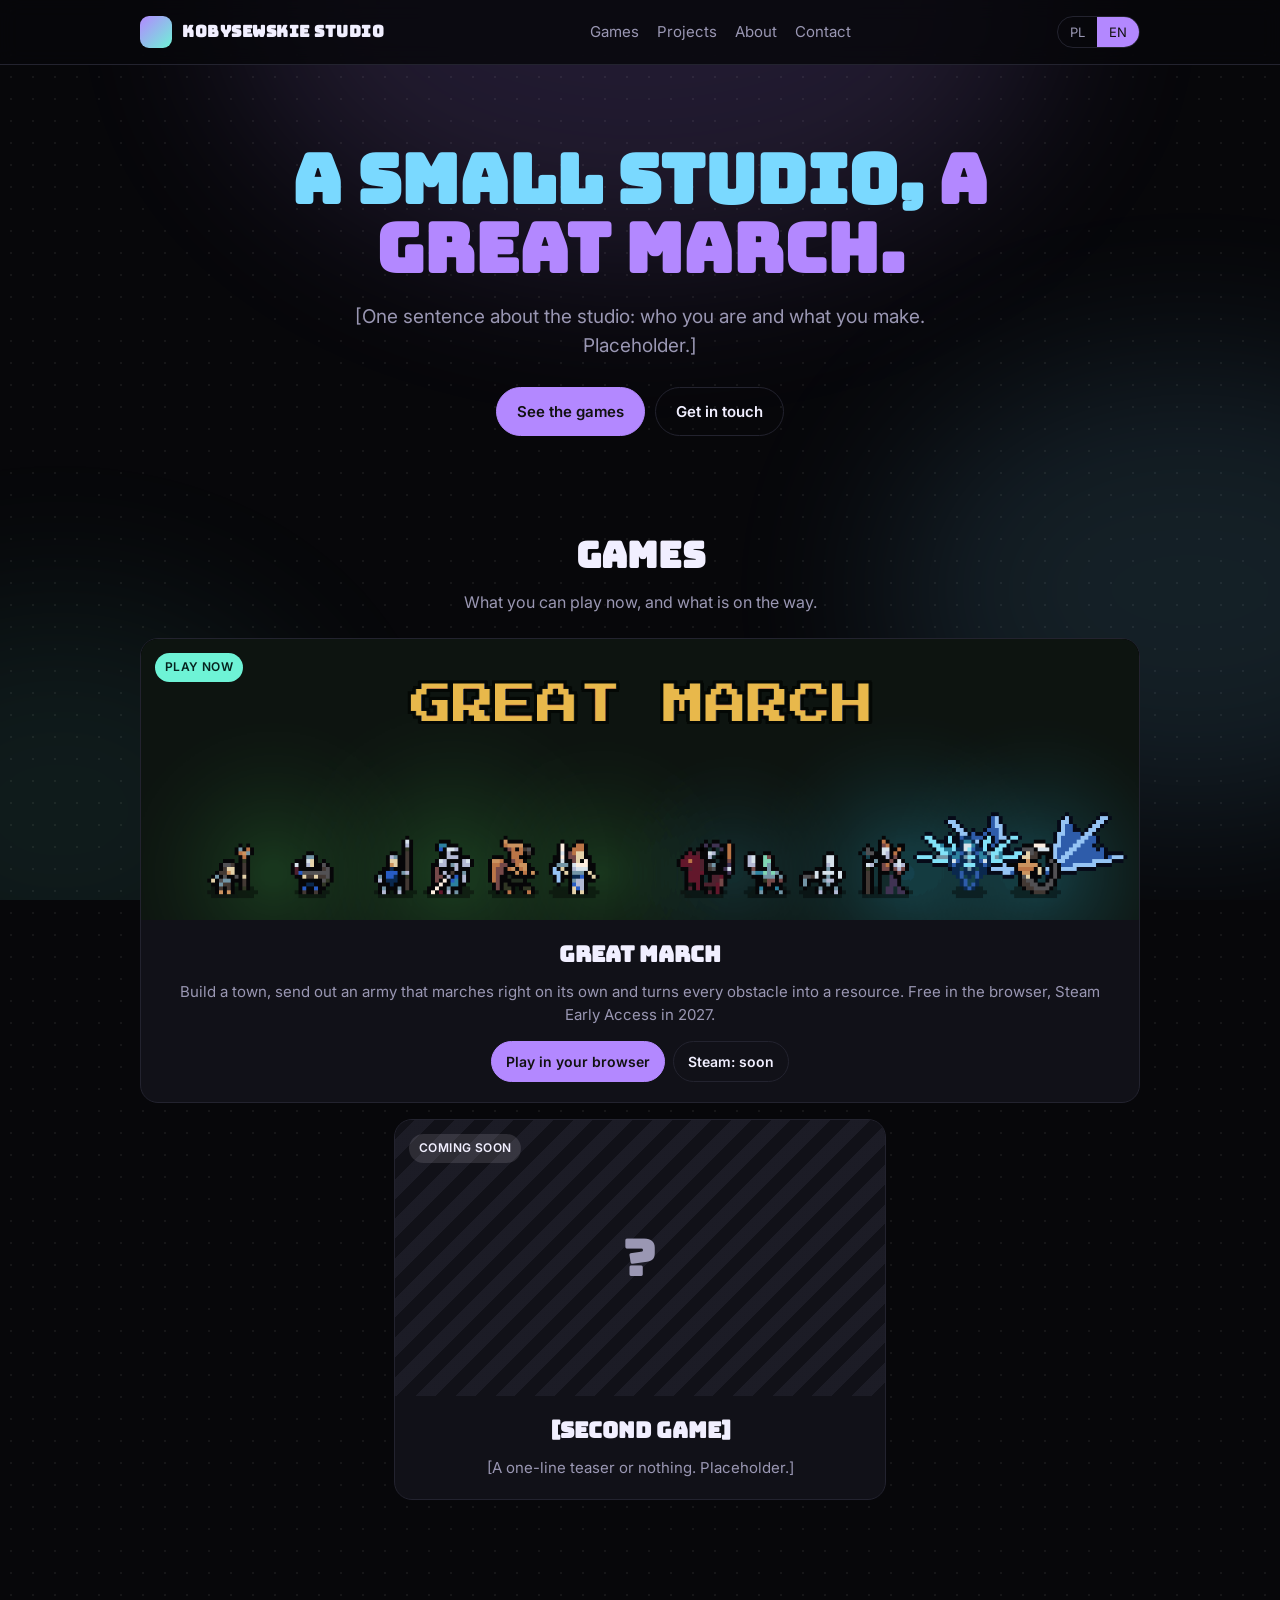
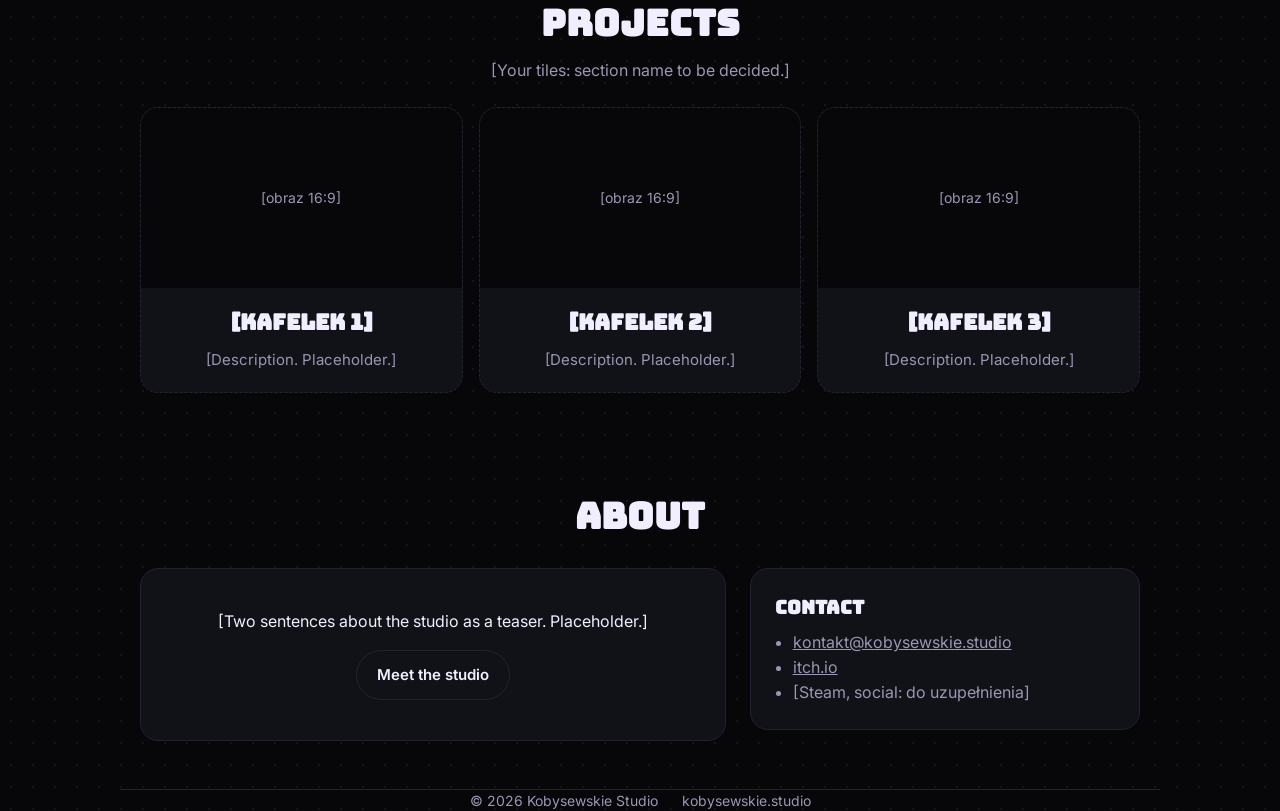
<file: index.html>
<!doctype html>
<html lang="pl" data-ui="pl">
<head>
<meta charset="utf-8">
<meta name="viewport" content="width=device-width, initial-scale=1">
<title>Kobysewskie Studio</title>
<meta name="description" content="Kobysewskie Studio: gry i projekty. Great March, kolejna gra wkrótce.">
<link rel="preconnect" href="https://fonts.googleapis.com">
<link href="https://fonts.googleapis.com/css2?family=Bungee&family=Inter:wght@400;500;600&display=swap" rel="stylesheet">
<link rel="stylesheet" href="style.css">
</head>
<body>
<div class="glow"><i class="g1"></i><i class="g2"></i><i class="g3"></i></div>
<header><div class="wrap bar">
  <a class="logo" href="#"><span class="mark"></span>Kobysewskie Studio</a>
  <nav>
    <a href="#games"><span data-lang="pl">Gry</span><span data-lang="en">Games</span></a>
    <a href="#projects"><span data-lang="pl">Projekty</span><span data-lang="en">Projects</span></a>
    <a href="about.html"><span data-lang="pl">O nas</span><span data-lang="en">About</span></a>
    <a href="#contact"><span data-lang="pl">Kontakt</span><span data-lang="en">Contact</span></a>
  </nav>
  <div class="lang"><button data-set="pl">PL</button><button data-set="en">EN</button></div>
</div></header>

<main class="wrap">
  <section class="hero">
    <h1><span data-lang="pl">Małe studio, <em>wielki marsz.</em></span><span data-lang="en">A small studio, <em>a great march.</em></span></h1>
    <p data-lang="pl">[Jedno zdanie o studiu: kim jesteście i co robicie. Tekst zastępczy.]</p>
    <p data-lang="en">[One sentence about the studio: who you are and what you make. Placeholder.]</p>
    <div class="row">
      <a class="btn primary" href="#games"><span data-lang="pl">Zobacz gry</span><span data-lang="en">See the games</span></a>
      <a class="btn ghost" href="#contact"><span data-lang="pl">Napisz do nas</span><span data-lang="en">Get in touch</span></a>
    </div>
  </section>

  <section id="games">
    <div class="head"><h2><span data-lang="pl">Gry</span><span data-lang="en">Games</span></h2><p data-lang="pl">To, w co można już grać, i to, co w drodze.</p><p data-lang="en">What you can play now, and what is on the way.</p></div>
    <div class="grid">
      <article class="tile wide">
        <span class="badge"><span data-lang="pl">Graj teraz</span><span data-lang="en">Play now</span></span>
        <div class="media"><img src="assets/banner.gif" alt="Great March"></div>
        <div class="body">
          <h3>Great March</h3>
          <p data-lang="pl">Budujesz miasto, wysyłasz armię, która sama maszeruje w prawo i zamienia każdą przeszkodę w surowiec. Darmowa wersja przeglądarkowa, Steam we wczesnym dostępie w 2027.</p>
          <p data-lang="en">Build a town, send out an army that marches right on its own and turns every obstacle into a resource. Free in the browser, Steam Early Access in 2027.</p>
          <div class="actions">
            <a class="btn primary" href="https://dudek.itch.io/great-march"><span data-lang="pl">Zagraj w przeglądarce</span><span data-lang="en">Play in your browser</span></a>
            <span class="btn ghost" aria-disabled="true"><span data-lang="pl">Steam: wkrótce</span><span data-lang="en">Steam: soon</span></span>
          </div>
        </div>
      </article>
      <article class="tile soon" style="grid-column: 4 / span 6;">
        <span class="badge soft">Coming soon</span>
        <div class="media"><span>?</span></div>
        <div class="body">
          <h3><span data-lang="pl">[Druga gra]</span><span data-lang="en">[Second game]</span></h3>
          <p data-lang="pl">[Jedno zdanie zapowiedzi albo nic. Tekst zastępczy.]</p>
          <p data-lang="en">[A one-line teaser or nothing. Placeholder.]</p>
        </div>
      </article>
    </div>
  </section>

  <section id="projects">
    <div class="head"><h2><span data-lang="pl">Projekty</span><span data-lang="en">Projects</span></h2><p data-lang="pl">[Twoje kafelki: nazwa sekcji do ustalenia.]</p><p data-lang="en">[Your tiles: section name to be decided.]</p></div>
    <div class="grid">
      <article class="tile placeholder"><div class="media">[obraz 16:9]</div><div class="body"><h3>[Kafelek 1]</h3><p data-lang="pl">[Opis. Tekst zastępczy.]</p><p data-lang="en">[Description. Placeholder.]</p></div></article>
      <article class="tile placeholder"><div class="media">[obraz 16:9]</div><div class="body"><h3>[Kafelek 2]</h3><p data-lang="pl">[Opis. Tekst zastępczy.]</p><p data-lang="en">[Description. Placeholder.]</p></div></article>
      <article class="tile placeholder"><div class="media">[obraz 16:9]</div><div class="body"><h3>[Kafelek 3]</h3><p data-lang="pl">[Opis. Tekst zastępczy.]</p><p data-lang="en">[Description. Placeholder.]</p></div></article>
    </div>
  </section>

  <section id="about">
    <div class="head"><h2><span data-lang="pl">O nas</span><span data-lang="en">About</span></h2></div>
    <div class="about">
      <div class="card teaser">
        <p data-lang="pl">[Dwa zdania o studiu jako zajawka. Tekst zastępczy.]</p>
        <p data-lang="en">[Two sentences about the studio as a teaser. Placeholder.]</p>
        <p><a class="btn ghost" href="about.html"><span data-lang="pl">Poznaj nas bliżej</span><span data-lang="en">Meet the studio</span></a></p>
      </div>
      <div class="card" id="contact">
        <h3 style="margin:0 0 8px;font-family:var(--font-display)"><span data-lang="pl">Kontakt</span><span data-lang="en">Contact</span></h3>
        <ul>
          <li><a href="mailto:kontakt@kobysewskie.studio">kontakt@kobysewskie.studio</a></li>
          <li><a href="https://dudek.itch.io/great-march">itch.io</a></li>
          <li>[Steam, social: do uzupełnienia]</li>
        </ul>
      </div>
    </div>
  </section>
</main>

<footer class="wrap">
  <div>© 2026 Kobysewskie Studio</div>
  <div>kobysewskie.studio</div>
</footer>

<script src="site.js"></script>
</body>
</html>
</file>
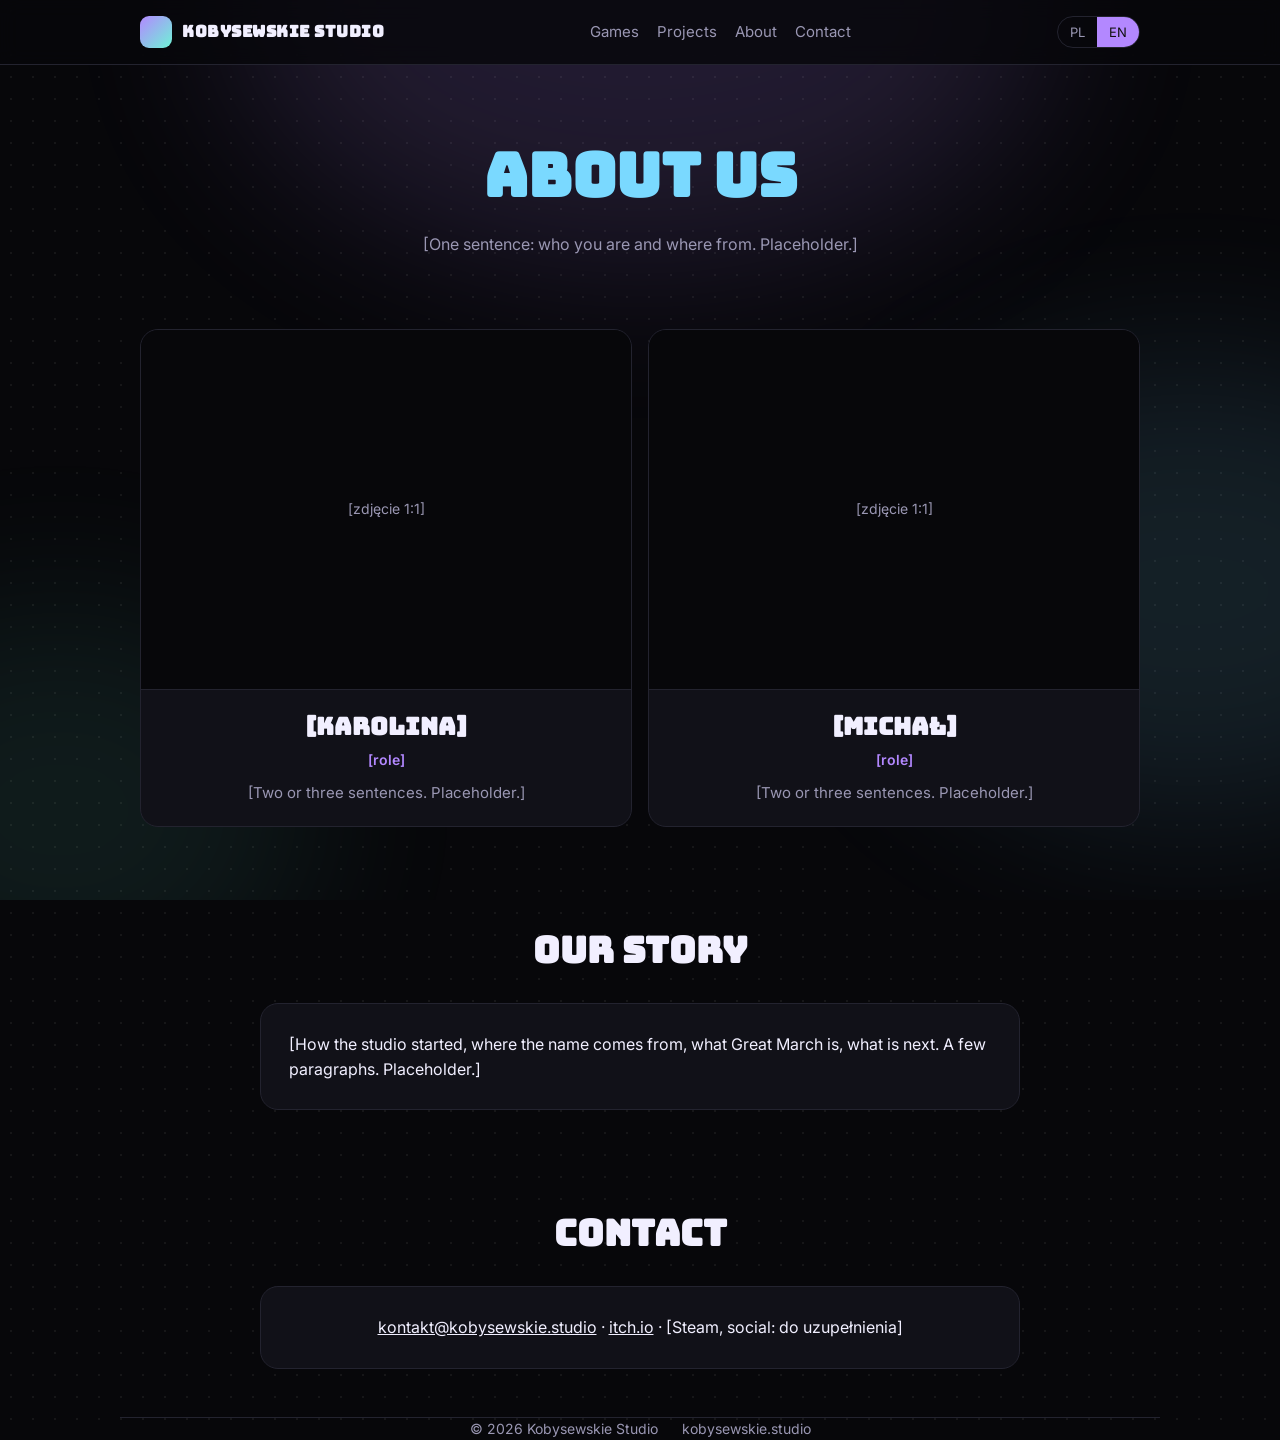
<file: about.html>
<!doctype html>
<html lang="pl" data-ui="pl">
<head>
<meta charset="utf-8">
<meta name="viewport" content="width=device-width, initial-scale=1">
<title>O nas - Kobysewskie Studio</title>
<meta name="description" content="Kim jesteśmy: Kobysewskie Studio, dwie osoby i gry.">
<link rel="preconnect" href="https://fonts.googleapis.com">
<link href="https://fonts.googleapis.com/css2?family=Bungee&family=Inter:wght@400;500;600&display=swap" rel="stylesheet">
<link rel="stylesheet" href="style.css">
</head>
<body>
<div class="glow"><i class="g1"></i><i class="g2"></i><i class="g3"></i></div>
<header><div class="wrap bar">
  <a class="logo" href="index.html"><span class="mark"></span>Kobysewskie Studio</a>
  <nav>
    <a href="index.html#games"><span data-lang="pl">Gry</span><span data-lang="en">Games</span></a>
    <a href="index.html#projects"><span data-lang="pl">Projekty</span><span data-lang="en">Projects</span></a>
    <a href="about.html"><span data-lang="pl">O nas</span><span data-lang="en">About</span></a>
    <a href="index.html#contact"><span data-lang="pl">Kontakt</span><span data-lang="en">Contact</span></a>
  </nav>
  <div class="lang"><button data-set="pl">PL</button><button data-set="en">EN</button></div>
</div></header>

<main class="wrap">
  <section class="page-hero">
    <h1><span data-lang="pl">O nas</span><span data-lang="en">About us</span></h1>
    <p data-lang="pl">[Jedno zdanie: kim jesteście i skąd. Tekst zastępczy.]</p>
    <p data-lang="en">[One sentence: who you are and where from. Placeholder.]</p>
  </section>

  <section>
    <div class="people">
      <article class="person">
        <div class="photo">[zdjęcie 1:1]</div>
        <div class="body">
          <h3>[Karolina]</h3>
          <div class="role"><span data-lang="pl">[rola, np. design, grafika, produkt]</span><span data-lang="en">[role]</span></div>
          <p data-lang="pl">[Dwa-trzy zdania o Tobie. Tekst zastępczy.]</p>
          <p data-lang="en">[Two or three sentences. Placeholder.]</p>
        </div>
      </article>
      <article class="person">
        <div class="photo">[zdjęcie 1:1]</div>
        <div class="body">
          <h3>[Michał]</h3>
          <div class="role"><span data-lang="pl">[rola, np. kod, silnik, muzyka]</span><span data-lang="en">[role]</span></div>
          <p data-lang="pl">[Dwa-trzy zdania o Michale. Tekst zastępczy.]</p>
          <p data-lang="en">[Two or three sentences. Placeholder.]</p>
        </div>
      </article>
    </div>
  </section>

  <section>
    <div class="head"><h2><span data-lang="pl">Nasza historia</span><span data-lang="en">Our story</span></h2></div>
    <div class="story">
      <p data-lang="pl">[Jak powstało studio, skąd nazwa, czym jest Great March, co dalej. Kilka akapitów. Tekst zastępczy.]</p>
      <p data-lang="en">[How the studio started, where the name comes from, what Great March is, what is next. A few paragraphs. Placeholder.]</p>
    </div>
  </section>

  <section>
    <div class="head"><h2><span data-lang="pl">Kontakt</span><span data-lang="en">Contact</span></h2></div>
    <div class="story" style="text-align:center">
      <p><a href="mailto:kontakt@kobysewskie.studio">kontakt@kobysewskie.studio</a> · <a href="https://dudek.itch.io/great-march">itch.io</a> · [Steam, social: do uzupełnienia]</p>
    </div>
  </section>
</main>

<footer class="wrap">
  <div>© 2026 Kobysewskie Studio</div>
  <div>kobysewskie.studio</div>
</footer>
<script src="site.js"></script>
</body>
</html>
</file>
<file: style.css>
/* ---- PALETA: wszystko do podmiany na kolory z Adobe Express ---- */
  :root {
    --bg: #07070a; --bg-2: #111118; --line: #23232f; --text: #f1efff; --muted: #9a97b3;
    --accent: #b388ff; --accent-2: #6ef3d6; --accent-3: #7ad9ff; --radius: 18px;
    --font-display: 'Bungee', sans-serif; --font-body: Inter, system-ui, sans-serif;
  }
  * { box-sizing: border-box; }
  html { scroll-behavior: smooth; }
  body { margin: 0; background: var(--bg); color: var(--text); font-family: var(--font-body); line-height: 1.55; }
  a { color: inherit; }
  .wrap { max-width: 1040px; margin: 0 auto; padding: 0 20px; }

  /* nagłówek */
  header { position: sticky; top: 0; z-index: 10; backdrop-filter: blur(10px); background: color-mix(in srgb, var(--bg) 80%, transparent); border-bottom: 1px solid var(--line); }
  .bar { display: flex; align-items: center; justify-content: space-between; gap: 16px; height: 64px; }
  .logo { display: flex; align-items: center; gap: 10px; font-family: var(--font-display); font-weight: 700; letter-spacing: .5px; text-decoration: none; }
  .logo .mark { width: 32px; height: 32px; border-radius: 9px; background: linear-gradient(135deg, var(--accent), var(--accent-2)); } /* <- tu wejdzie logo */
  nav { display: flex; gap: 18px; font-size: 15px; color: var(--muted); }
  nav a { text-decoration: none; }
  nav a:hover { color: var(--text); }
  .lang { display: flex; border: 1px solid var(--line); border-radius: 999px; overflow: hidden; }
  .lang button { background: none; border: 0; color: var(--muted); padding: 5px 12px; cursor: pointer; font: inherit; font-size: 13px; }
  .lang button.on { background: var(--accent); color: #111; }

  /* hero */
  .hero { padding: 80px 0 44px; display: grid; gap: 18px; justify-items: center; text-align: center; }
  .hero h1 { font-family: var(--font-display); font-size: clamp(38px, 6vw, 68px); line-height: 1.02; margin: 0; max-width: 820px; color: var(--accent-3); }
  .hero h1 em { font-style: normal; color: var(--accent); }
  .hero p { margin: 0; color: var(--muted); font-size: clamp(16px, 2vw, 19px); max-width: 640px; }
  .hero .row { display: flex; flex-wrap: wrap; gap: 10px; margin-top: 8px; justify-content: center; }
  .btn { display: inline-flex; align-items: center; gap: 8px; padding: 12px 20px; border-radius: 999px; border: 1px solid var(--line); text-decoration: none; font-weight: 600; font-size: 15px; transition: transform .15s, background .15s; }
  .btn:hover { transform: translateY(-1px); }
  .btn.primary { background: var(--accent); color: #111; border-color: var(--accent); }
  .btn.ghost { color: var(--text); }

  /* sekcje */
  section { padding: 48px 0; }
  .head { display: grid; justify-items: center; text-align: center; gap: 6px; margin-bottom: 24px; }
  h2 { font-family: var(--font-display); font-size: clamp(26px, 3.4vw, 36px); margin: 0; }
  .head p { margin: 0; color: var(--muted); }

  /* siatka kafelków */
  .grid { display: grid; gap: 16px; grid-template-columns: repeat(12, 1fr); }
  .tile { grid-column: span 4; background: var(--bg-2); border: 1px solid var(--line); border-radius: var(--radius); overflow: hidden; display: flex; flex-direction: column; min-height: 240px; transition: transform .2s, border-color .2s; position: relative; }
  .tile:hover { transform: translateY(-3px); border-color: color-mix(in srgb, var(--accent) 60%, var(--line)); }
  .tile.wide { grid-column: span 12; }
  .tile.tall { grid-row: span 2; }
  .tile .media { aspect-ratio: 16 / 9; background: #000; overflow: hidden; }
  .tile .media img { width: 100%; height: 100%; object-fit: cover; display: block; }
  .tile.wide .media { aspect-ratio: 32 / 9; }
  .tile .body { padding: 18px 20px 20px; display: grid; gap: 8px; justify-items: center; text-align: center; }
  .tile h3 { margin: 0; font-family: var(--font-display); font-size: 22px; }
  .tile p { margin: 0; color: var(--muted); font-size: 15px; }
  .tile .actions { display: flex; flex-wrap: wrap; gap: 8px; margin-top: 6px; justify-content: center; }
  .tile .actions .btn { padding: 9px 14px; font-size: 14px; }
  .badge { position: absolute; top: 14px; left: 14px; padding: 5px 10px; border-radius: 999px; font-size: 12px; font-weight: 600; letter-spacing: .4px; text-transform: uppercase; background: var(--accent-2); color: #06241f; }
  .badge.soft { background: color-mix(in srgb, var(--text) 12%, transparent); color: var(--text); }
  .tile.soon .media { display: grid; place-items: center; background: repeating-linear-gradient(135deg, var(--bg-2) 0 14px, color-mix(in srgb, var(--line) 60%, var(--bg-2)) 14px 28px); }
  .tile.soon .media span { font-family: var(--font-display); font-size: 52px; color: var(--muted); }
  .tile.placeholder { border-style: dashed; }
  .tile.placeholder .media { background: var(--bg); display: grid; place-items: center; color: var(--muted); font-size: 14px; }

  /* o studiu */
  .about { display: grid; grid-template-columns: 1.2fr .8fr; gap: 24px; align-items: start; }
  .about .card { background: var(--bg-2); border: 1px solid var(--line); border-radius: var(--radius); padding: 24px; }
  .about ul { margin: 0; padding-left: 18px; color: var(--muted); }

  footer { border-top: 1px solid var(--line); padding: 26px 0 44px; color: var(--muted); font-size: 14px; display: flex; flex-wrap: wrap; justify-content: center; gap: 24px; }

  /* języki */
  [data-lang] { display: none; }
  html[data-ui="pl"] [data-lang="pl"], html[data-ui="en"] [data-lang="en"] { display: initial; }
  html[data-ui="pl"] p[data-lang="pl"], html[data-ui="en"] p[data-lang="en"], html[data-ui="pl"] li[data-lang="pl"], html[data-ui="en"] li[data-lang="en"] { display: block; }
  html[data-ui="pl"] li[data-lang="pl"], html[data-ui="en"] li[data-lang="en"] { display: list-item; }

  /* telefon */
  @media (max-width: 900px) {
    .tile, .tile.wide { grid-column: span 6; }
    .tile.wide .media { aspect-ratio: 16 / 9; }
    .about { grid-template-columns: 1fr; }
    nav { display: none; }
  }
  @media (max-width: 600px) {
    .tile, .tile.wide { grid-column: span 12; }
    .hero { padding: 48px 0 28px; }
  }

  /* tło: raster kropek + dwie wolno dryfujące poświaty (wariant 4 + animacja) */
  body { background-color: var(--bg); background-image: radial-gradient(rgba(255,255,255,.06) 1px, transparent 1.2px); background-size: 22px 22px; }
  .glow { position: fixed; inset: 0; z-index: -1; pointer-events: none; overflow: hidden; }
  .glow i { position: absolute; border-radius: 50%; filter: blur(90px); opacity: .16; will-change: transform; }
  .glow .g1 { width: 820px; height: 520px; left: 50%; top: -260px; margin-left: -410px; background: var(--accent); animation: drift1 22s ease-in-out infinite alternate; }
  .glow .g2 { width: 620px; height: 460px; right: -220px; top: 40%; background: var(--accent-3); opacity: .12; animation: drift2 28s ease-in-out infinite alternate; }
  .glow .g3 { width: 520px; height: 420px; left: -200px; bottom: -120px; background: var(--accent-2); opacity: .09; animation: drift3 26s ease-in-out infinite alternate; }
  @keyframes drift1 { from { transform: translate(-60px, 0) scale(1); } to { transform: translate(60px, 40px) scale(1.12); } }
  @keyframes drift2 { from { transform: translate(0, -40px) scale(1); } to { transform: translate(-80px, 60px) scale(1.15); } }
  @keyframes drift3 { from { transform: translate(0, 0) scale(1); } to { transform: translate(70px, -50px) scale(1.1); } }
  @media (prefers-reduced-motion: reduce) { .glow i { animation: none; } }

  /* podstrona O nas */
  .page-hero { padding: 64px 0 24px; text-align: center; }
  .page-hero h1 { font-family: var(--font-display); font-size: clamp(36px, 5.5vw, 60px); margin: 0 0 10px; color: var(--accent-3); }
  .page-hero p { color: var(--muted); max-width: 640px; margin: 0 auto; }
  .people { display: grid; grid-template-columns: 1fr 1fr; gap: 16px; }
  .person { background: var(--bg-2); border: 1px solid var(--line); border-radius: var(--radius); overflow: hidden; text-align: center; }
  .person .photo { aspect-ratio: 1 / 1; max-height: 360px; width: 100%; background: var(--bg); display: grid; place-items: center; color: var(--muted); font-size: 14px; border-bottom: 1px solid var(--line); }
  .person .photo img { width: 100%; height: 100%; object-fit: cover; display: block; }
  .person .body { padding: 18px 20px 22px; }
  .person h3 { margin: 0; font-family: var(--font-display); font-size: 24px; }
  .person .role { color: var(--accent); font-weight: 600; font-size: 14px; margin: 4px 0 10px; }
  .person p { margin: 0; color: var(--muted); font-size: 15px; }
  .story { background: var(--bg-2); border: 1px solid var(--line); border-radius: var(--radius); padding: 28px; max-width: 760px; margin: 0 auto; }
  .story p { margin: 0 0 12px; color: var(--text); }
  .story p:last-child { margin: 0; }
  .teaser { text-align: center; }
  @media (max-width: 700px) { .people { grid-template-columns: 1fr; } }
</file>
